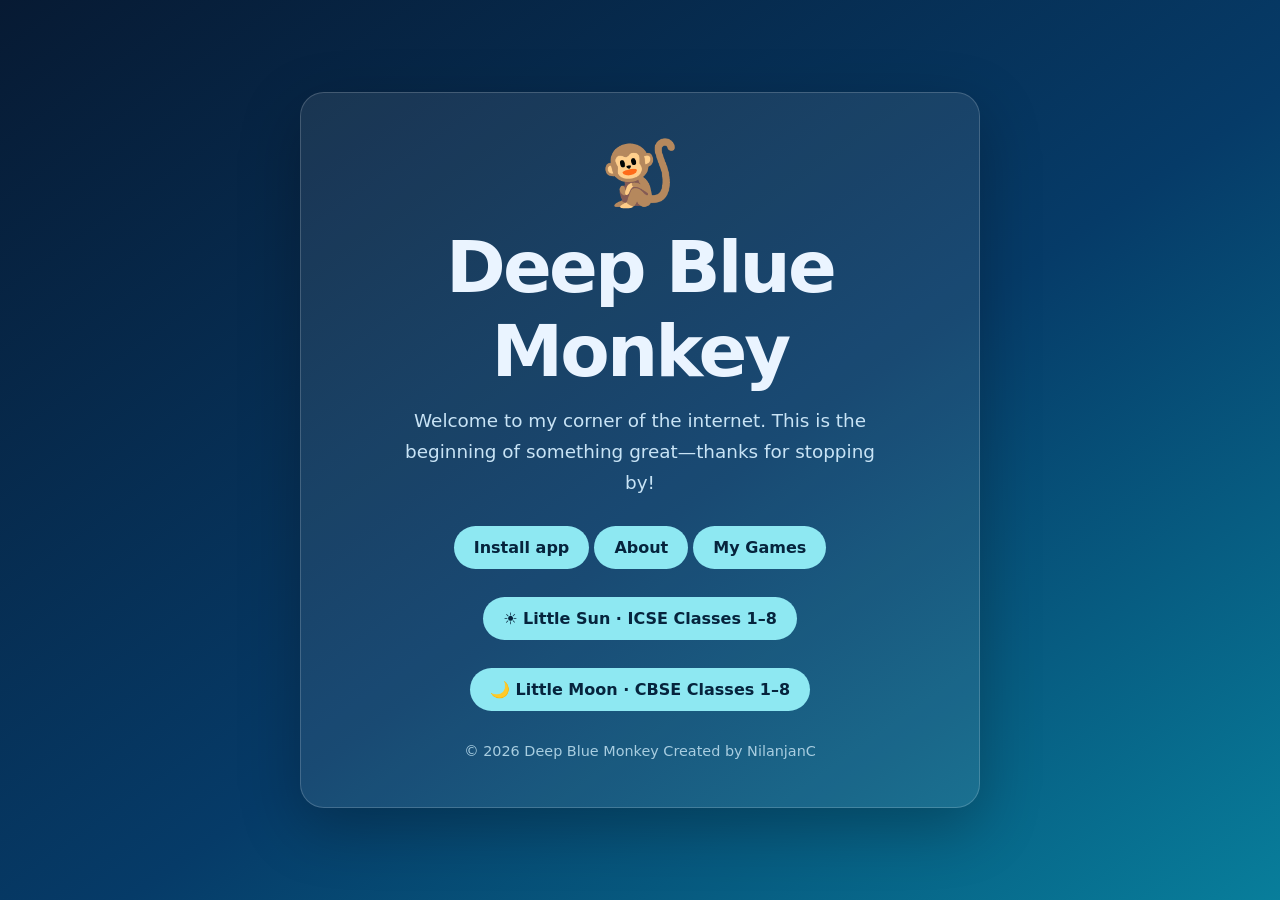
<file: index.html>
<!doctype html>
<html lang="en">
<head>
  <link rel="icon" type="image/png" href="favicon.png">
  <link rel="manifest" href="manifest.webmanifest">
  <meta name="theme-color" content="#063b68">
  <meta name="apple-mobile-web-app-capable" content="yes">
  <meta name="apple-mobile-web-app-title" content="Deep Blue Monkey">
  <link rel="apple-touch-icon" href="favicon.png">
  <meta charset="utf-8">
  <meta name="viewport" content="width=device-width, initial-scale=1">
  <meta name="description" content="Welcome to Deep Blue Monkey.">
  <title>Deep Blue Monkey</title>

  <style>
    * {
      box-sizing: border-box;
    }

    body {
      margin: 0;
      min-height: 100vh;
      display: grid;
      place-items: center;
      padding: 24px;
      color: #eaf4ff;
      background: linear-gradient(145deg, #071a33, #063b68 55%, #087e9b);
      font-family: system-ui, sans-serif;
      text-align: center;
    }

    main {
      max-width: 680px;
      padding: 48px 32px;
      border: 1px solid rgb(255 255 255 / 18%);
      border-radius: 24px;
      background: rgb(255 255 255 / 8%);
      box-shadow: 0 20px 60px rgb(0 0 0 / 25%);
    }

    .monkey {
      font-size: 64px;
      line-height: 1;
    }

    h1 {
      margin: 20px 0 12px;
      font-size: clamp(2.4rem, 8vw, 4.5rem);
      letter-spacing: -0.04em;
    }

    p {
      margin: 0 auto;
      max-width: 480px;
      color: #c8e3f5;
      font-size: 1.15rem;
      line-height: 1.7;
    }

    a {
      display: inline-block;
      margin-top: 28px;
      padding: 12px 20px;
      border-radius: 999px;
      color: #06243d;
      background: #8ee8f2;
      font-weight: 700;
      text-decoration: none;
    }

    a:hover,
    button:hover {
      background: #c0f6fb;
    }

    button {
      display: inline-block;
      margin-top: 28px;
      padding: 12px 20px;
      border: 0;
      border-radius: 999px;
      color: #06243d;
      background: #8ee8f2;
      font: inherit;
      font-weight: 700;
      cursor: pointer;
    }

    #install-help {
      margin-top: 14px;
      font-size: 0.95rem;
    }

    footer {
      margin-top: 32px;
      color: #a8cde0;
      font-size: 0.9rem;
    }
  </style>
</head>

<body>
  <main>
    <div class="monkey" aria-hidden="true">🐒</div>
    <h1>Deep Blue Monkey</h1>
    <p>
      Welcome to my corner of the internet. This is the beginning of
      something great—thanks for stopping by!
    </p>
    <button id="install-app" type="button">Install app</button>
    <p id="install-help" hidden>On Android, open the browser menu and choose Install app. On iPhone or iPad, tap Share, then Add to Home Screen. On desktop, use the install icon in the browser address bar or choose Install from the browser menu.</p>
    <a href="about.html">About</a>
    <a href="games.html">My Games</a>
    <a href="little-sun/" aria-label="Open Little Sun, the ICSE learning app for Classes 1 to 8">☀️ Little Sun · ICSE Classes 1–8</a>
    <a href="https://75neel-ops.github.io/little-moon/" aria-label="Open Little Moon, the CBSE learning app for Classes 1 to 8">🌙 Little Moon · CBSE Classes 1–8</a>
    <footer>© 2026 Deep Blue Monkey Created by NilanjanC</footer>
  </main>
  <script>
    let installPrompt;
    const installButton = document.getElementById("install-app");
    const installHelp = document.getElementById("install-help");

    window.addEventListener("beforeinstallprompt", (event) => {
      event.preventDefault();
      installPrompt = event;
    });

    installButton.addEventListener("click", async () => {
      if (!installPrompt) {
        installHelp.hidden = false;
        return;
      }

      installPrompt.prompt();
      await installPrompt.userChoice;
      installPrompt = null;
    });

    window.addEventListener("appinstalled", () => {
      installButton.hidden = true;
      installHelp.hidden = true;
    });
  </script>
</body>
</html>
</file>
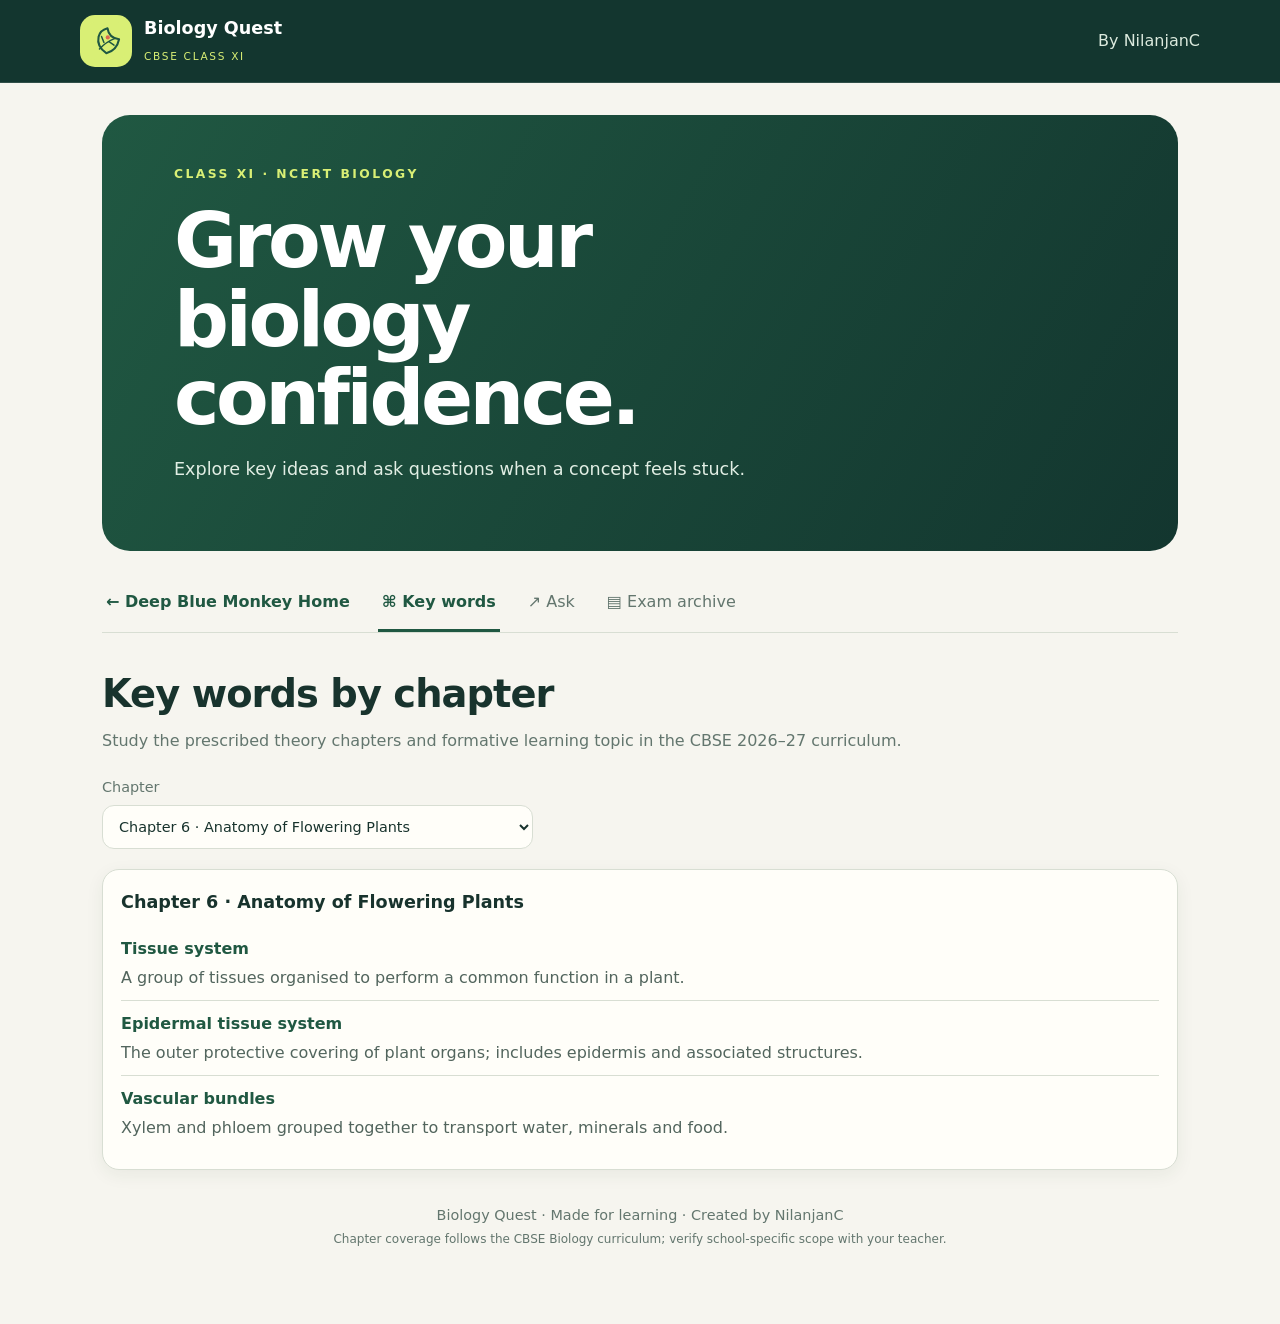
<file: biology/index.html>
<!doctype html>
<html lang="en">
<head>
<meta charset="utf-8"><meta name="viewport" content="width=device-width,initial-scale=1">
<meta name="theme-color" content="#13362f"><meta name="description" content="Biology Quest for CBSE Class XI: NCERT revision and explanations.">
<link rel="manifest" href="manifest.webmanifest"><link rel="icon" href="assets/biology-quest-icon.svg"><link rel="apple-touch-icon" href="assets/biology-quest-icon.svg">
<title>Biology Quest | NilanjanC</title>
<style>
:root{--ink:#18332d;--muted:#63766e;--leaf:#205842;--lime:#d9ef75;--paper:#f6f5ef;--card:#fffef9;--line:#d8ded3;--coral:#dd6952}
*{box-sizing:border-box}body{margin:0;background:var(--paper);color:var(--ink);font:16px/1.6 system-ui,-apple-system,Segoe UI,sans-serif}
header{background:#13362f;color:white;padding:14px max(22px,calc((100% - 1120px)/2));display:flex;align-items:center;justify-content:space-between;gap:14px;position:sticky;top:0;z-index:5;border-bottom:1px solid #ffffff20}
.brand{display:flex;gap:12px;align-items:center;text-decoration:none;color:inherit}.brand img{width:52px;height:52px;background:var(--lime);border-radius:15px;padding:7px}.brand b{display:block;font-size:1.1rem}.brand small{letter-spacing:.16em;font-size:.66rem;color:#d9ef75}
header .owner{color:#dceade}
main{max-width:1120px;margin:auto;padding:28px 22px 70px}.hero{background:linear-gradient(120deg,#205842,#13362f);color:white;padding:50px clamp(24px,6vw,72px);border-radius:28px;margin:4px 0 24px}.eyebrow{color:var(--lime);font-weight:700;letter-spacing:.2em;font-size:.77rem}.hero h1{font-size:clamp(2.3rem,7vw,4.8rem);line-height:1.02;margin:18px 0;max-width:720px;letter-spacing:-.045em}.hero p{max-width:680px;color:#e1eee4;font-size:1.1rem}
nav{display:flex;gap:24px;overflow:auto;border-bottom:1px solid var(--line);margin-bottom:30px;position:sticky;top:80px;z-index:4;background:var(--paper)}nav button,nav .home-link{border:0;background:none;color:var(--muted);font:inherit;padding:14px 4px;white-space:nowrap;cursor:pointer;border-bottom:3px solid transparent;text-decoration:none;display:inline-flex;align-items:center}nav .home-link{color:var(--leaf);font-weight:700}nav button.active{color:var(--leaf);border-color:var(--leaf);font-weight:700}
section.panel{display:none}section.panel.active{display:block}h2{font-size:clamp(1.65rem,4vw,2.4rem);margin:0 0 4px;letter-spacing:-.025em}.intro{color:var(--muted);margin:4px 0 22px}
.toolbar{display:flex;gap:14px;align-items:end;flex-wrap:wrap;margin:20px 0}.field{display:grid;gap:6px;color:var(--muted);font-size:.9rem}.field select,.field input,.field textarea{font:inherit;color:var(--ink);border:1px solid var(--line);border-radius:12px;background:var(--card);padding:12px;min-width:200px}.field textarea{min-height:110px;width:min(100%,720px)}
.cards{display:grid;grid-template-columns:repeat(auto-fit,minmax(245px,1fr));gap:14px}.card{border:1px solid var(--line);border-radius:17px;background:var(--card);padding:18px;box-shadow:0 5px 18px #193b2010}.card h3{margin:0 0 10px;font-size:1.1rem}.term{border-top:1px solid var(--line);padding:10px 0}.term:first-of-type{border-top:0}.term b{color:var(--leaf)}.term p{margin:3px 0 0;color:#52655d}
button.action,.button{border:0;border-radius:12px;background:var(--leaf);color:white;padding:12px 18px;font:inherit;font-weight:700;cursor:pointer}button.action:hover,.button:hover{background:#174430}.soft{background:#e8efdf!important;color:var(--leaf)!important}.row{display:flex;gap:10px;align-items:center;flex-wrap:wrap}.question{font-size:1.22rem;font-weight:700;margin:8px 0 14px}.options{display:grid;gap:9px;margin:14px 0}.options label{border:1px solid var(--line);border-radius:12px;padding:11px 13px;background:var(--card);cursor:pointer}.feedback{padding:14px;border-radius:12px;background:#e8efdf;margin-top:14px}.hint{padding:12px 15px;border-left:4px solid #d5ad51;background:#fff7dc;border-radius:8px;margin-top:12px}.notice{padding:14px 17px;border-radius:13px;background:#e4edf1;color:#214761;margin:16px 0}.exam-list{display:grid;gap:10px}.exam{padding:15px;border:1px solid var(--line);border-radius:14px;background:var(--card)}footer{text-align:center;color:var(--muted);padding:34px 10px 4px;font-size:.9rem}
@media(max-width:560px){header{padding:10px 14px}.brand img{width:44px;height:44px}.owner{font-size:.82rem}main{padding:18px 14px 50px}.hero{padding:36px 24px;border-radius:21px}nav{gap:16px}.field select{min-width:0;width:100%}}
</style>
</head>
<body>
<header><a class="brand" href="https://75neel-ops.github.io/deepbluemonkey/" aria-label="Deep Blue Monkey home"><img src="assets/biology-quest-icon.svg" alt=""><span><b>Biology Quest</b><small>CBSE CLASS XI</small></span></a><span class="owner">By NilanjanC</span></header>
<main>
<div class="hero"><div class="eyebrow">CLASS XI · NCERT BIOLOGY</div><h1>Grow your biology confidence.</h1><p>Explore key ideas and ask questions when a concept feels stuck.</p></div>
<nav aria-label="Biology Quest sections"><a class="home-link" href="https://75neel-ops.github.io/deepbluemonkey/">← Deep Blue Monkey Home</a><button class="active" data-tab="words">⌘ Key words</button><button data-tab="ask">↗ Ask</button><button data-tab="archive">▤ Exam archive</button></nav>
<section id="words" class="panel active"><h2>Key words by chapter</h2><p class="intro">Study the prescribed theory chapters and formative learning topic in the CBSE 2026–27 curriculum.</p><div class="toolbar"><label class="field">Chapter<select id="wordChapter"></select></label></div><div class="cards" id="wordCards"></div></section>

<section id="ask" class="panel"><h2>Ask a biology question</h2><p class="intro">Search the built-in chapter notes. The answer identifies the closest matching chapter and explains the concept.</p><label class="field">Your question<textarea id="askInput" placeholder="For example: What is the role of stomata?"></textarea></label><div class="row" style="margin-top:12px"><button class="action" id="askButton">Find an explanation</button></div><div id="answer" style="margin-top:16px"></div></section>
<section id="archive" class="panel"><h2>NEET Biology past questions</h2><p class="intro">Browse chapter-wise NEET-UG Biology questions from 2016–2025. JEE has no Biology section. This app does not show answer keys; paste a question into Ask when you want an explanation.</p><div class="card"><div class="toolbar"><label class="field">CBSE Class XI chapter<select id="examChapter"></select></label><label class="field">NEET year<select id="examYear"></select></label></div><div id="examList"></div><p class="intro">SATHEE’s chapter-wise Biology questions are available through 2024. Choose a chapter there; for 2025, check the official NEET archive.</p><div class="row"><a class="button action" id="pyqLink" href="https://sathee.iitk.ac.in/neet-pyq-chapterwise/biology/" target="_blank" rel="noopener">Open chapter-wise NEET questions ↗</a><a class="action soft" href="https://neet.nta.nic.in/archive/" target="_blank" rel="noopener">NTA paper catalogue ↗</a></div><div class="notice">Answers are not included in this app’s archive. External study sites may provide their own solutions. For an explanation in Biology Quest, copy the question into the Ask section.</div></div></section><footer>Biology Quest · Made for learning · Created by NilanjanC<br><small>Chapter coverage follows the CBSE Biology curriculum; verify school-specific scope with your teacher.</small></footer>
</main>
<script>
const chapters=[
{n:6,t:"Anatomy of Flowering Plants",terms:[["Tissue system","A group of tissues organised to perform a common function in a plant."],["Epidermal tissue system","The outer protective covering of plant organs; includes epidermis and associated structures."],["Vascular bundles","Xylem and phloem grouped together to transport water, minerals and food."]]},
{n:7,t:"Structural Organisation in Animals",terms:[["Organ system","A group of organs that work together for a major body function."],["Morphology","Study of the external form and features of an organism."],["Frog anatomy","The CBSE scope includes morphology, anatomy and functions of frog digestive, circulatory, respiratory, nervous and reproductive systems."]]},
{n:8,t:"Cell — The Unit of Life",terms:[["Cell theory","All living organisms are made of cells; the cell is the basic structural and functional unit of life."],["Prokaryotic cell","A cell without a membrane-bound nucleus; its DNA lies in a nucleoid region."],["Endomembrane system","A coordinated set of membranes including ER, Golgi apparatus, lysosomes and vacuoles."]]},
{n:9,t:"Biomolecules",terms:[["Biomolecule","A chemical compound found in living organisms, such as proteins, carbohydrates, lipids or nucleic acids."],["Enzyme","A biological catalyst that speeds up a reaction without being consumed."],["Active site","The region of an enzyme where its substrate binds and the reaction occurs."]]},
{n:10,t:"Cell Cycle and Cell Division",terms:[["Cell cycle","The sequence of growth, DNA replication and division through which a cell passes."],["Mitosis","Nuclear division producing two genetically similar daughter nuclei."],["Meiosis","Two successive divisions that produce haploid cells and create genetic variation."]]},
{n:11,t:"Photosynthesis in Higher Plants",terms:[["Photolysis","Light-driven splitting of water during the light reactions, releasing electrons, protons and oxygen."],["Cyclic photophosphorylation","A light reaction pathway in which excited electrons return to the same photosystem and ATP is formed."],["C3 pathway","A carbon-fixation pathway whose first stable product is a three-carbon compound, 3-PGA."]]},
{n:12,t:"Respiration in Plants",terms:[["Glycolysis","Cytoplasmic breakdown of glucose to pyruvate, producing ATP and NADH."],["Krebs cycle","A cyclic pathway that oxidises acetyl-CoA and releases carbon dioxide while producing reduced coenzymes."],["Respiratory quotient","The ratio of carbon dioxide released to oxygen consumed during respiration."]]},
{n:13,t:"Plant Growth and Development",terms:[["Differentiation","Development of cells into specialised forms and functions."],["Auxin","A plant growth regulator associated with cell elongation and several growth responses."],["Abscisic acid (ABA)","A plant growth regulator often associated with stress responses and seed dormancy."]]},
{n:14,t:"Breathing and Exchange of Gases",terms:[["Tidal volume","The volume of air inhaled or exhaled during a normal quiet breath."],["Alveoli","Thin-walled lung air sacs where oxygen and carbon dioxide are exchanged with blood."],["Oxyhaemoglobin","The reversible combination of oxygen with haemoglobin for transport in blood."]]},
{n:15,t:"Body Fluids and Circulation",terms:[["Plasma","The liquid part of blood in which cells and dissolved substances are carried."],["Cardiac cycle","The sequence of contraction and relaxation events in one heartbeat."],["Double circulation","Blood passes through the heart twice during one complete circuit of the body."]]},
{n:16,t:"Excretory Products and their Elimination",terms:[["Ureotelism","Excretion of nitrogen mainly as urea; humans are ureotelic."],["Nephron","The structural and functional unit of the kidney."],["Ultrafiltration","Pressure-driven filtration of blood plasma into the nephron at the glomerulus."]]},
{n:17,t:"Locomotion and Movement",terms:[["Sarcomere","The repeating contractile unit of a striated muscle fibre, between two Z lines."],["Actin","A thin filament protein that interacts with myosin during muscle contraction."],["Synovial joint","A freely movable joint with a lubricating synovial cavity."]]},
{n:18,t:"Neural Control and Coordination",terms:[["Neuron","A specialised cell that receives and transmits nerve impulses."],["Resting potential","The electrical potential difference across a neuron membrane when it is not conducting an impulse."],["Synapse","The junction where a neuron communicates with another cell, often using neurotransmitters."]]},
{n:19,t:"Chemical Coordination and Integration",terms:[["Hormone","A chemical messenger released by endocrine cells that acts on target cells."],["Negative feedback","A control mechanism in which a response reduces the original stimulus."],["Insulin","A pancreatic hormone that helps lower blood glucose by promoting uptake and storage."]]},
{n:0,t:"Digestion and Absorption · formative",terms:[["Peristalsis","Wave-like muscular contractions that move food along the digestive tract."],["Emulsification","Breaking large fat globules into smaller droplets, aided by bile salts."],["Villi","Small-intestinal projections that increase the surface area for nutrient absorption."]]}
];
const $=s=>document.querySelector(s);const opts=(sel,all=true)=>{sel.innerHTML=(all?'<option value="">All chapters</option>':'')+chapters.map(c=>'<option value="'+c.n+'">Chapter '+(c.n||'F')+' · '+c.t+'</option>').join('')};
opts($("#wordChapter"),false);opts($("#examChapter"),true);
function renderWords(){const c=chapters.find(x=>x.n===Number($("#wordChapter").value))||chapters[0];$("#wordCards").innerHTML='<article class="card"><h3>'+(c.n?'Chapter '+c.n:'Formative topic')+' · '+c.t+'</h3>'+c.terms.map(t=>'<div class="term"><b>'+t[0]+'</b><p>'+t[1]+'</p></div>').join('')+'</article>'}
$("#wordChapter").addEventListener("change",renderWords);renderWords();
document.querySelectorAll("nav button").forEach(b=>b.addEventListener("click",()=>{document.querySelectorAll("nav button").forEach(x=>x.classList.toggle("active",x===b));document.querySelectorAll("section.panel").forEach(x=>x.classList.toggle("active",x.id===b.dataset.tab));if(b.dataset.tab==="words")window.scrollTo({top:0,behavior:"smooth"})}));
function checkAnswer(){const val=$('input[name="ans"]:checked');if(!val){$("#result").innerHTML='<div class="notice">Choose an answer first.</div>';return}const good=Number(val.value)===current.a;$("#result").innerHTML='<div class="feedback"><b>'+(good?'Correct — well done! 🌿':'Not quite. The correct answer is: '+current.o[current.a])+ '</b><p>'+current.e+'</p></div>'}
function ask(){const q=$("#askInput").value.trim().toLowerCase();if(!q){$("#answer").innerHTML='<div class="notice">Type a question first.</div>';return}let best=null,score=0;for(const c of chapters)for(const t of c.terms){const text=(t[0]+' '+t[1]).toLowerCase();let s=0;for(const word of q.split(/[^a-z0-9]+/).filter(w=>w.length>3))if(text.includes(word))s++;if(s>score){score=s;best={c,t}}}$("#answer").innerHTML=best&&score?'<article class="card"><div class="eyebrow">CHAPTER '+(best.c.n||'FORMATIVE')+' · '+best.c.t+'</div><h3>'+best.t[0]+'</h3><p>'+best.t[1]+'</p><p><b>Explanation:</b> This note matches the key concept in your question. Read the chapter section and compare the definition with the example in your textbook.</p></article>':'<div class="notice">I could not match that question to the built-in notes yet. Try a chapter term such as cell, xylem, enzyme, photosynthesis, nephron, or hormone. This offline version does not send questions to an AI service.</div>'}
$("#askButton").onclick=ask;
const $pyq=$("#pyqLink");const archiveYears=Array.from({length:10},(_,i)=>2025-i);$("#examYear").innerHTML=archiveYears.map(y=>'<option>'+y+'</option>').join('');$("#examChapter").innerHTML=chapters.filter(c=>c.n).map(c=>'<option value="'+c.n+'">Chapter '+c.n+' · '+c.t+'</option>').join('');const pyqChapterSlugs={6:"anatomy-of-flowering-plants",7:"structural-organization-in-animals",8:"cell-the-unit-of-life",9:"biomolecules",10:"cell-cycle-and-cell-division",11:"photosynthesis",12:"respiration-in-plants",13:"plant-growth-and-development",14:"breathing-and-exchange-of-gases",15:"body-fluids-and-circulation",16:"excretory-products-and-their-elimination",17:"locomotion-and-movement",18:"neural-control-and-coordination",19:"chemical-coordination-and-regulation"};function updatePyqSource(){const year=$("#examYear").value;const chapter=chapters.find(c=>c.n===Number($("#examChapter").value));const slug=pyqChapterSlugs[chapter?.n];$pyq.href="https://sathee.iitk.ac.in/neet-pyq-chapterwise/biology/"+(slug||"")+"/";$pyq.textContent="Open NEET questions for "+(chapter?.t||"selected chapter")+" ↗";$("#examList").innerHTML='<div class="notice">Selected: NEET-UG '+year+' · '+(chapter?.t||'Biology')+'. The button opens this chapter’s question list. Find a question carrying the selected year; SATHEE’s chapter lists currently cover through 2024.</div>'}$("#examYear").onchange=updatePyqSource;$("#examChapter").onchange=updatePyqSource;updatePyqSource();
if('serviceWorker' in navigator){let seenController=!!navigator.serviceWorker.controller;navigator.serviceWorker.addEventListener('controllerchange',()=>{if(seenController)location.reload();seenController=true});window.addEventListener('load',()=>navigator.serviceWorker.register('./sw.js'))}
</script>
</body></html>
</file>
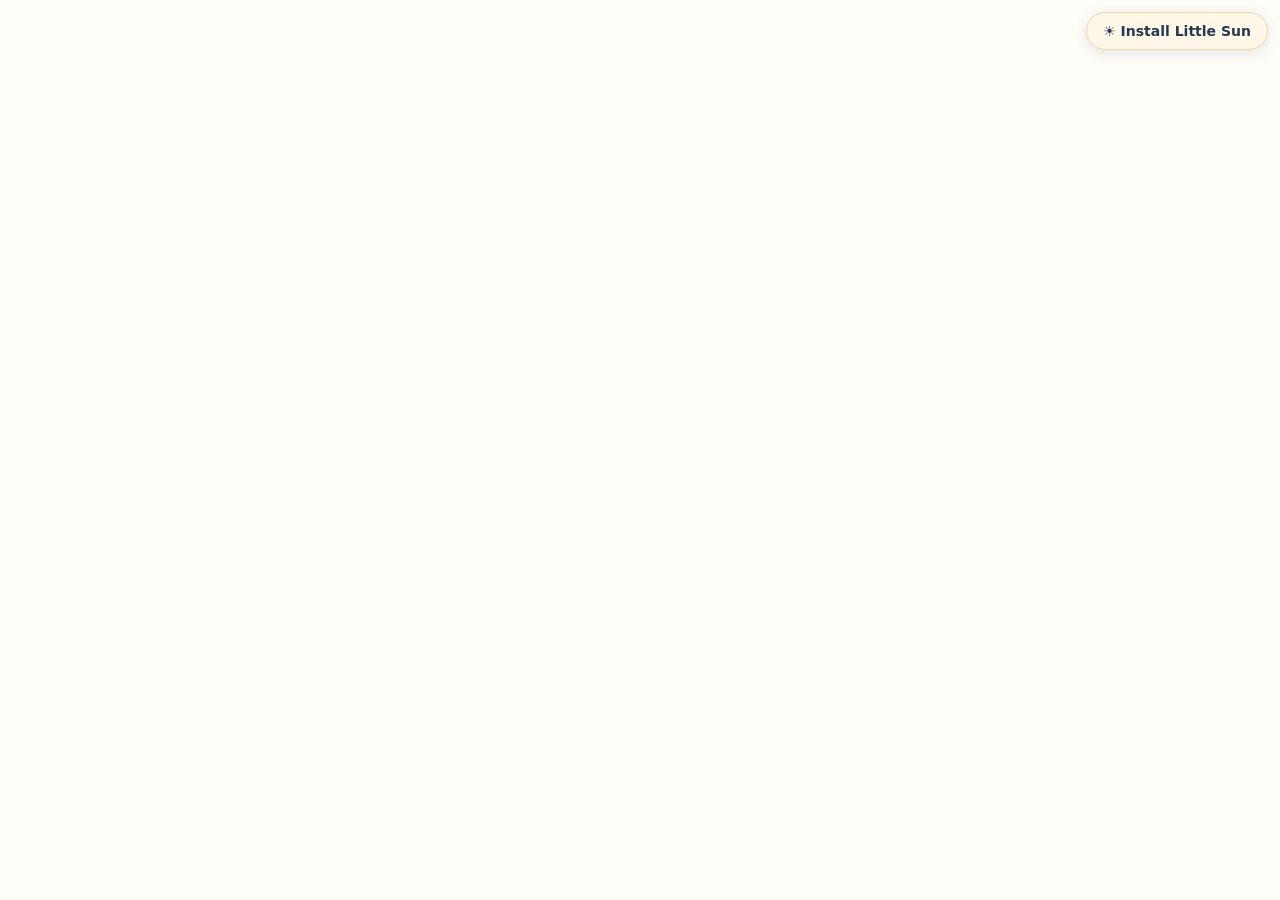
<file: little-sun/index.html>
<!doctype html>
<html lang="en">
<head>
  <meta charset="utf-8">
  <meta name="viewport" content="width=device-width, initial-scale=1, viewport-fit=cover">
  <meta name="theme-color" content="#fff1cf">
  <meta name="description" content="Little Sun — a friendly ICSE learning app for Classes 1–8.">
  <meta name="apple-mobile-web-app-capable" content="yes">
  <meta name="apple-mobile-web-app-title" content="Little Sun">
  <link rel="icon" type="image/svg+xml" href="app-icon.svg">
  <link rel="apple-touch-icon" sizes="192x192" href="app-icon-192.png">`r`n  <link rel="icon" type="image/png" sizes="192x192" href="app-icon-192.png">
  <link rel="manifest" href="manifest.webmanifest">
  <title>Little Sun</title>
  <style>
    * { box-sizing: border-box; }
    html, body { width: 100%; height: 100%; margin: 0; overflow: hidden; background: #fffdf8; }
    #little-sun-app { position: fixed; inset: 0; width: 100%; height: 100%; border: 0; background: #fffdf8; }
    #install-little-sun {
      position: fixed; z-index: 5; top: max(12px, env(safe-area-inset-top)); right: max(12px, env(safe-area-inset-right));
      border: 1px solid #ead7ae; border-radius: 999px; padding: 10px 16px; color: #263950;
      background: #fff8e9; box-shadow: 0 3px 14px #24354822; font: 700 14px system-ui, sans-serif; cursor: pointer;
    }
    #install-help {
      position: fixed; z-index: 6; top: max(62px, calc(env(safe-area-inset-top) + 54px)); right: 12px;
      width: min(340px, calc(100vw - 24px)); padding: 14px 16px; border: 1px solid #ead7ae; border-radius: 16px;
      color: #263950; background: #fffdf8; box-shadow: 0 8px 28px #24354833; font: 14px/1.5 system-ui, sans-serif;
    }
    #install-help[hidden], #install-little-sun[hidden] { display: none; }
    @media (display-mode: standalone) { #install-little-sun { display: none; } }
  </style>
</head>
<body>
  <iframe id="little-sun-app" title="Little Sun learning app" src="https://little-sun-j5hbo5nh6mac3z2prari7m.streamlit.app/?embed=true"></iframe>
  <button id="install-little-sun" type="button">☀️ Install Little Sun</button>
  <div id="install-help" role="status" hidden>In Chrome, choose <b>Install app</b> from the browser menu. On iPhone or iPad, tap <b>Share → Add to Home Screen</b>.</div>
  <script>
    let installPrompt;
    const installButton = document.getElementById("install-little-sun");
    const installHelp = document.getElementById("install-help");
    window.addEventListener("beforeinstallprompt", (event) => {
      event.preventDefault();
      installPrompt = event;
    });
    installButton.addEventListener("click", async () => {
      if (!installPrompt) { installHelp.hidden = !installHelp.hidden; return; }
      installPrompt.prompt();
      await installPrompt.userChoice;
      installPrompt = null;
    });
    window.addEventListener("appinstalled", () => { installButton.hidden = true; installHelp.hidden = true; });
    if ("serviceWorker" in navigator) navigator.serviceWorker.register("service-worker.js");
  </script>
</body>
</html>
</file>
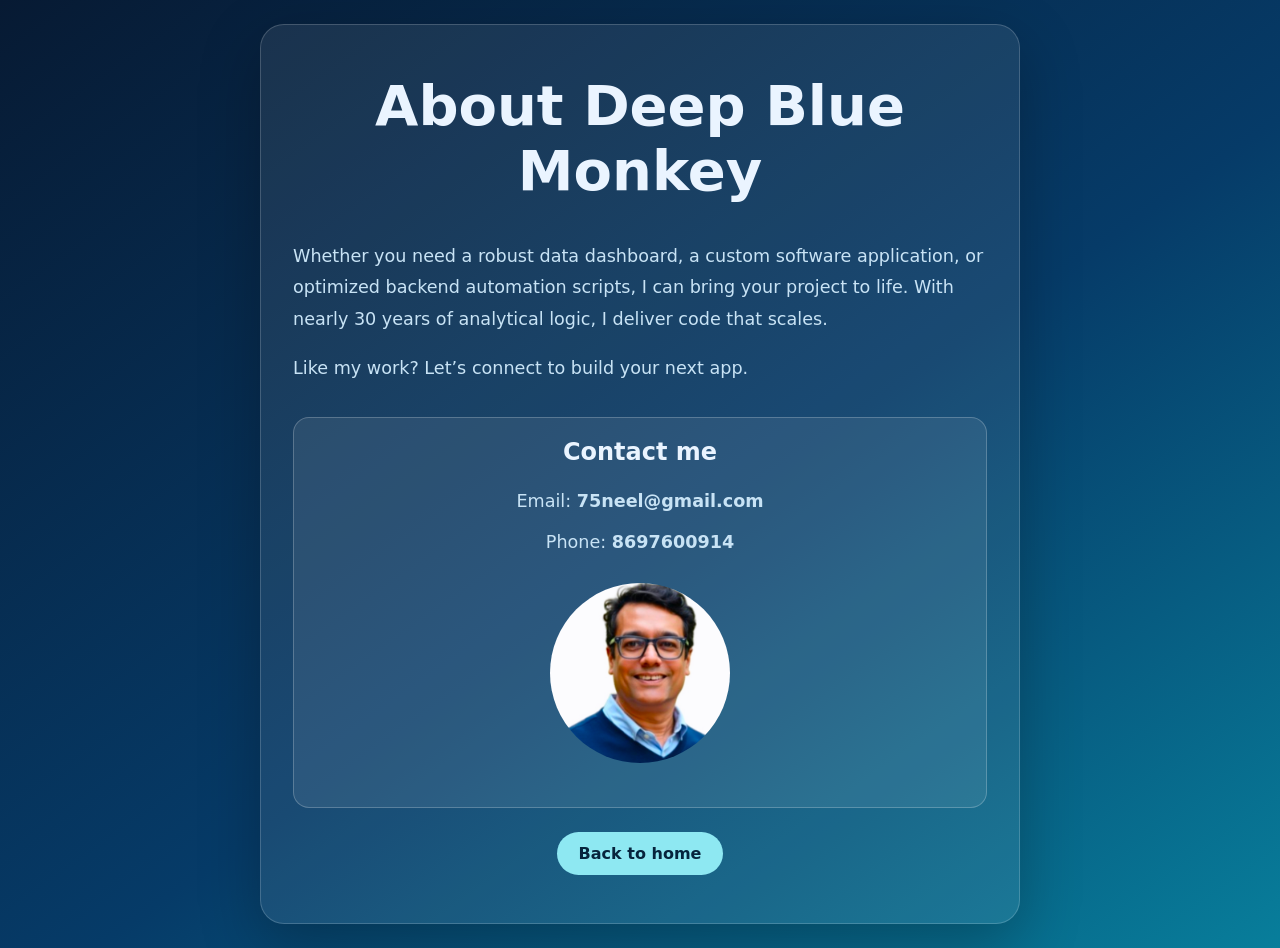
<file: about.html>
<!doctype html>
<html lang="en">
<head>
  <link rel="icon" type="image/png" href="favicon.png">
  <link rel="manifest" href="manifest.webmanifest">
  <meta name="theme-color" content="#063b68">
  <meta name="apple-mobile-web-app-capable" content="yes">
  <meta name="apple-mobile-web-app-title" content="Deep Blue Monkey">
  <link rel="apple-touch-icon" href="favicon.png">
  <meta charset="utf-8">
  <meta name="viewport" content="width=device-width, initial-scale=1">
  <meta name="description" content="About Deep Blue Monkey">
  <title>About | Deep Blue Monkey</title>

  <style>
    .contact {
  margin-top: 32px;
  padding: 20px;
  border: 1px solid rgb(255 255 255 / 22%);
  border-radius: 16px;
  background: rgb(255 255 255 / 8%);
  text-align: center;
}

.contact h2 {
  margin-top: 0;
}

.contact p {
  margin: 10px 0;
}
    * {
      box-sizing: border-box;
    }

    body {
      margin: 0;
      min-height: 100vh;
      display: grid;
      place-items: center;
      padding: 24px;
      color: #eaf4ff;
      background: linear-gradient(145deg, #071a33, #063b68 55%, #087e9b);
      font-family: system-ui, sans-serif;
    }

    main {
      width: min(100%, 760px);
      padding: 48px 32px;
      border: 1px solid rgb(255 255 255 / 18%);
      border-radius: 24px;
      background: rgb(255 255 255 / 8%);
      box-shadow: 0 20px 60px rgb(0 0 0 / 25%);
    }

    h1 {
      margin-top: 0;
      font-size: clamp(2.2rem, 7vw, 3.5rem);
      text-align: center;
    }

    p {
      color: #c8e3f5;
      font-size: 1.1rem;
      line-height: 1.8;
    }

    .links {
  display: flex;
  justify-content: center;
  margin-top: 24px;
}

.links a {
  display: inline-flex;
  align-items: center;
  justify-content: center;
  padding: 12px 22px;
  border-radius: 999px;
  color: #06243d;
  background: #8ee8f2;
  font-weight: 700;
  text-decoration: none;
}

    a:hover {
      background: #c0f6fb;
    }
    .profile-photo {
  display: block;
  width: 180px;
  height: 180px;
  object-fit: cover;
  border-radius: 50%;
  margin: 24px auto;
}
  </style>
</head>

<body>
  <main>
    <h1>About Deep Blue Monkey</h1>

    <p>
      Whether you need a robust data dashboard, a custom software application,
      or optimized backend automation scripts, I can bring your project to life.
      With nearly 30 years of analytical logic, I deliver code that scales.
    </p>

    <p>Like my work? Let’s connect to build your next app.</p>

      <section class="contact">
  <h2>Contact me</h2>
  <p>Email: <strong>75neel@gmail.com</strong></p>
  <p>Phone: <strong>8697600914</strong></p>
        <img class="profile-photo" src="my-photo.jpg" alt="A photo of me">
</section>

<div class="links">
  <a href="index.html">Back to home</a>
</div>
    </div>
  </main>
</body>
</html>
</file>
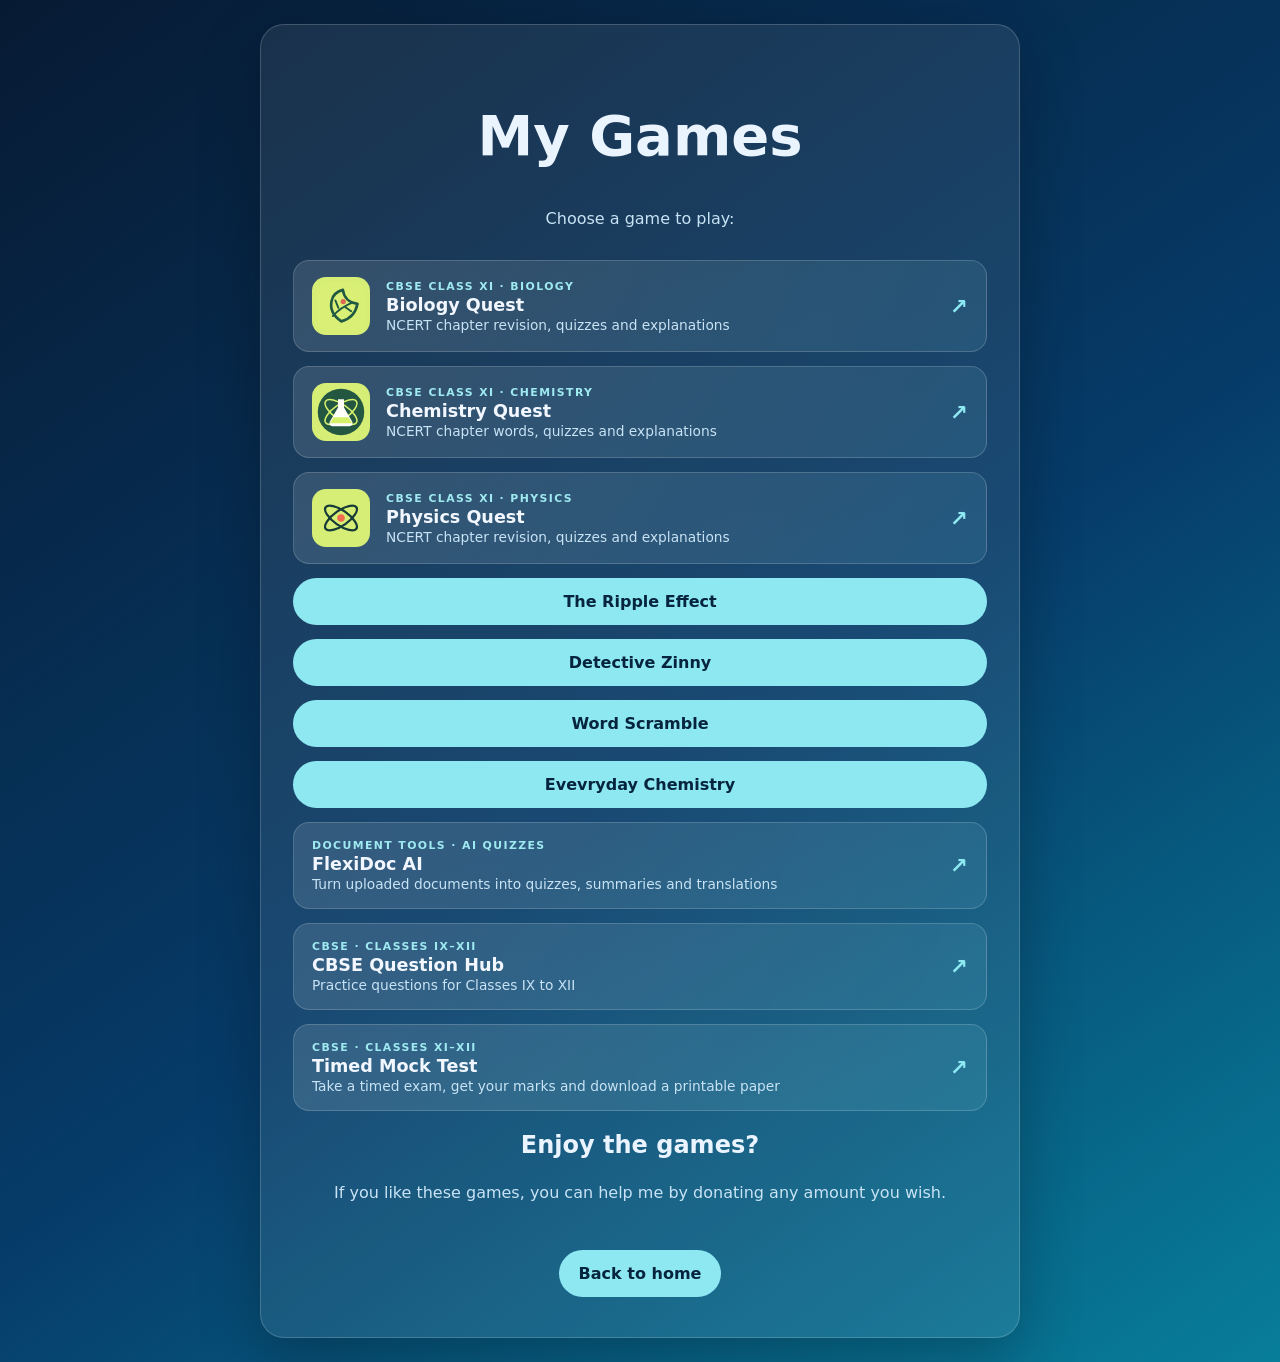
<file: games.html>
<!doctype html>
<html lang="en">
<head>
  <link rel="icon" type="image/png" href="favicon.png">
  <link rel="manifest" href="manifest.webmanifest">
  <meta name="theme-color" content="#063b68">
  <meta name="apple-mobile-web-app-capable" content="yes">
  <meta name="apple-mobile-web-app-title" content="Deep Blue Monkey">
  <link rel="apple-touch-icon" href="favicon.png">
  <meta charset="utf-8">
  <meta name="viewport" content="width=device-width, initial-scale=1">
  <title>My Games | Deep Blue Monkey</title>

  <style>
    * {
      box-sizing: border-box;
    }

    body {
      margin: 0;
      min-height: 100vh;
      display: grid;
      place-items: center;
      padding: 24px;
      color: #eaf4ff;
      background: linear-gradient(145deg, #071a33, #063b68 55%, #087e9b);
      font-family: system-ui, sans-serif;
    }

    main {
      width: min(100%, 760px);
      padding: 40px 32px;
      border: 1px solid rgb(255 255 255 / 18%);
      border-radius: 24px;
      background: rgb(255 255 255 / 8%);
      box-shadow: 0 20px 60px rgb(0 0 0 / 25%);
      text-align: center;
    }

    h1 {
      font-size: clamp(2.2rem, 7vw, 3.5rem);
    }

    p {
      color: #c8e3f5;
      line-height: 1.7;
    }

    .game-list {
      display: grid;
      gap: 14px;
      margin-top: 28px;
    }

    .game-list a,
    .home-link {
      display: inline-block;
      padding: 14px 20px;
      border-radius: 999px;
      color: #06243d;
      background: #8ee8f2;
      font-weight: 700;
      text-decoration: none;
    }

    .game-list a:hover,
    .home-link:hover {
      background: #c0f6fb;
    }

    .home-link {
      margin-top: 28px;
    }

    .game-card {
      display: flex !important;
      align-items: center;
      gap: 16px;
      padding: 16px 18px !important;
      border: 1px solid rgb(255 255 255 / 17%);
      border-radius: 16px !important;
      color: #eaf4ff !important;
      background: linear-gradient(110deg, rgb(255 255 255 / 12%), rgb(142 232 242 / 10%)) !important;
      text-align: left;
      transition: transform 160ms ease, border-color 160ms ease;
    }

    .game-card:hover {
      transform: translateY(-2px);
      border-color: #8ee8f2;
      background: linear-gradient(110deg, rgb(255 255 255 / 16%), rgb(142 232 242 / 16%)) !important;
    }

    .game-card img {
      width: 58px;
      height: 58px;
      flex: 0 0 58px;
      border-radius: 14px;
      background: #d6ee76;
      padding: 5px;
    }

    .game-card .tile-copy { display: grid; gap: 2px; flex: 1; }
    .game-card .tile-label { color: #9feaf1; font-size: .68rem; letter-spacing: .13em; }
    .game-card strong { color: #f2f7ff; font-size: 1.1rem; }
    .game-card small { color: #c8e3f5; font-size: .86rem; font-weight: 400; }
    .game-card .tile-arrow { color: #8ee8f2; font-size: 1.35rem; }
    @media (max-width: 520px) {
      .game-card { gap: 12px; padding: 13px !important; }
      .game-card img { width: 48px; height: 48px; flex-basis: 48px; }
      .game-card strong { font-size: 1rem; }
      .game-card small { font-size: .78rem; }
    }
  </style>
</head>

<body>
  <main>
    <h1>My Games</h1>
    <p>Choose a game to play:</p>

    <div class="game-list">
      <a class="game-card" href="https://75neel-ops.github.io/deepbluemonkey/biology/" aria-label="Open Biology Quest for CBSE Class XI">
        <img src="assets/biology-quest-icon.svg" alt="">
        <span class="tile-copy"><span class="tile-label">CBSE CLASS XI · BIOLOGY</span><strong>Biology Quest</strong><small>NCERT chapter revision, quizzes and explanations</small></span>
        <span class="tile-arrow" aria-hidden="true">↗</span>
      </a>
      <a class="game-card" href="https://chemistry-quest-nilanjanc.streamlit.app/" aria-label="Open Chemistry Quest for CBSE Class XI">
        <img src="assets/chemistry-quest-icon.svg" alt="">
        <span class="tile-copy"><span class="tile-label">CBSE CLASS XI · CHEMISTRY</span><strong>Chemistry Quest</strong><small>NCERT chapter words, quizzes and explanations</small></span>
        <span class="tile-arrow" aria-hidden="true">↗</span>
      </a>
      <a class="game-card" href="https://75neel-ops.github.io/CBSE-XI-Physics-Formula/" aria-label="Open Physics Quest for CBSE Class XI">
        <img src="assets/physics-quest-icon.svg" alt="">
        <span class="tile-copy"><span class="tile-label">CBSE CLASS XI · PHYSICS</span><strong>Physics Quest</strong><small>NCERT chapter revision, quizzes and explanations</small></span>
        <span class="tile-arrow" aria-hidden="true">↗</span>
      </a>

     <a href="https://therippleeffect-mnq3j29vwrnh7b3vzjhctj.streamlit.app/">The Ripple Effect</a>
     <a href="https://detectivezinnyinindia-zcxbwfkqpfeqz4mdddfgqb.streamlit.app/">Detective Zinny</a>
     <a href="https://word-unscramble-game-jib3busctl4r69vhqjx2tq.streamlit.app/">Word Scramble</a>
     <a href="https://chemeveryday-dbt7gyrwx8dgfw8sdgndhe.streamlit.app/">Evevryday Chemistry</a>
      <a class="game-card" href="https://flexidoc-9wlvtnh3crhzmfc6ve63qi.streamlit.app/" target="_blank" rel="noopener noreferrer" aria-label="Open FlexiDoc AI">
        <span class="tile-copy"><span class="tile-label">DOCUMENT TOOLS · AI QUIZZES</span><strong>FlexiDoc AI</strong><small>Turn uploaded documents into quizzes, summaries and translations</small></span>
        <span class="tile-arrow" aria-hidden="true">↗</span>
      </a>
      <a class="game-card" href="https://cbse-q-ix-to-xii-rjm93tbzelrlhdjjcdpdih.streamlit.app/" target="_blank" rel="noopener noreferrer" aria-label="Open CBSE Questions Class IX to XII">
        <span class="tile-copy"><span class="tile-label">CBSE · CLASSES IX–XII</span><strong>CBSE Question Hub</strong><small>Practice questions for Classes IX to XII</small></span>
        <span class="tile-arrow" aria-hidden="true">↗</span>
      </a>
      <a class="game-card" href="https://deepbluemonkey-jxzuw38xcyczfpha6asaya.streamlit.app/" target="_blank" rel="noopener noreferrer" aria-label="Open CBSE Timed Mock Test">
        <span class="tile-copy"><span class="tile-label">CBSE · CLASSES XI–XII</span><strong>Timed Mock Test</strong><small>Take a timed exam, get your marks and download a printable paper</small></span>
        <span class="tile-arrow" aria-hidden="true">↗</span>
      </a>
         </div>

    <section class="donation">
  <h2>Enjoy the games?</h2>
  <p>If you like these games, you can help me by donating any amount you wish.</p>

  <form><script src="https://checkout.razorpay.com/v1/payment-button.js" data-payment_button_id="pl_Tvez6NOZsFJFmN" async> </script> </form>
</section>

    <a class="home-link" href="index.html">Back to home</a>
  </main>
</body>
</html>
</file>
